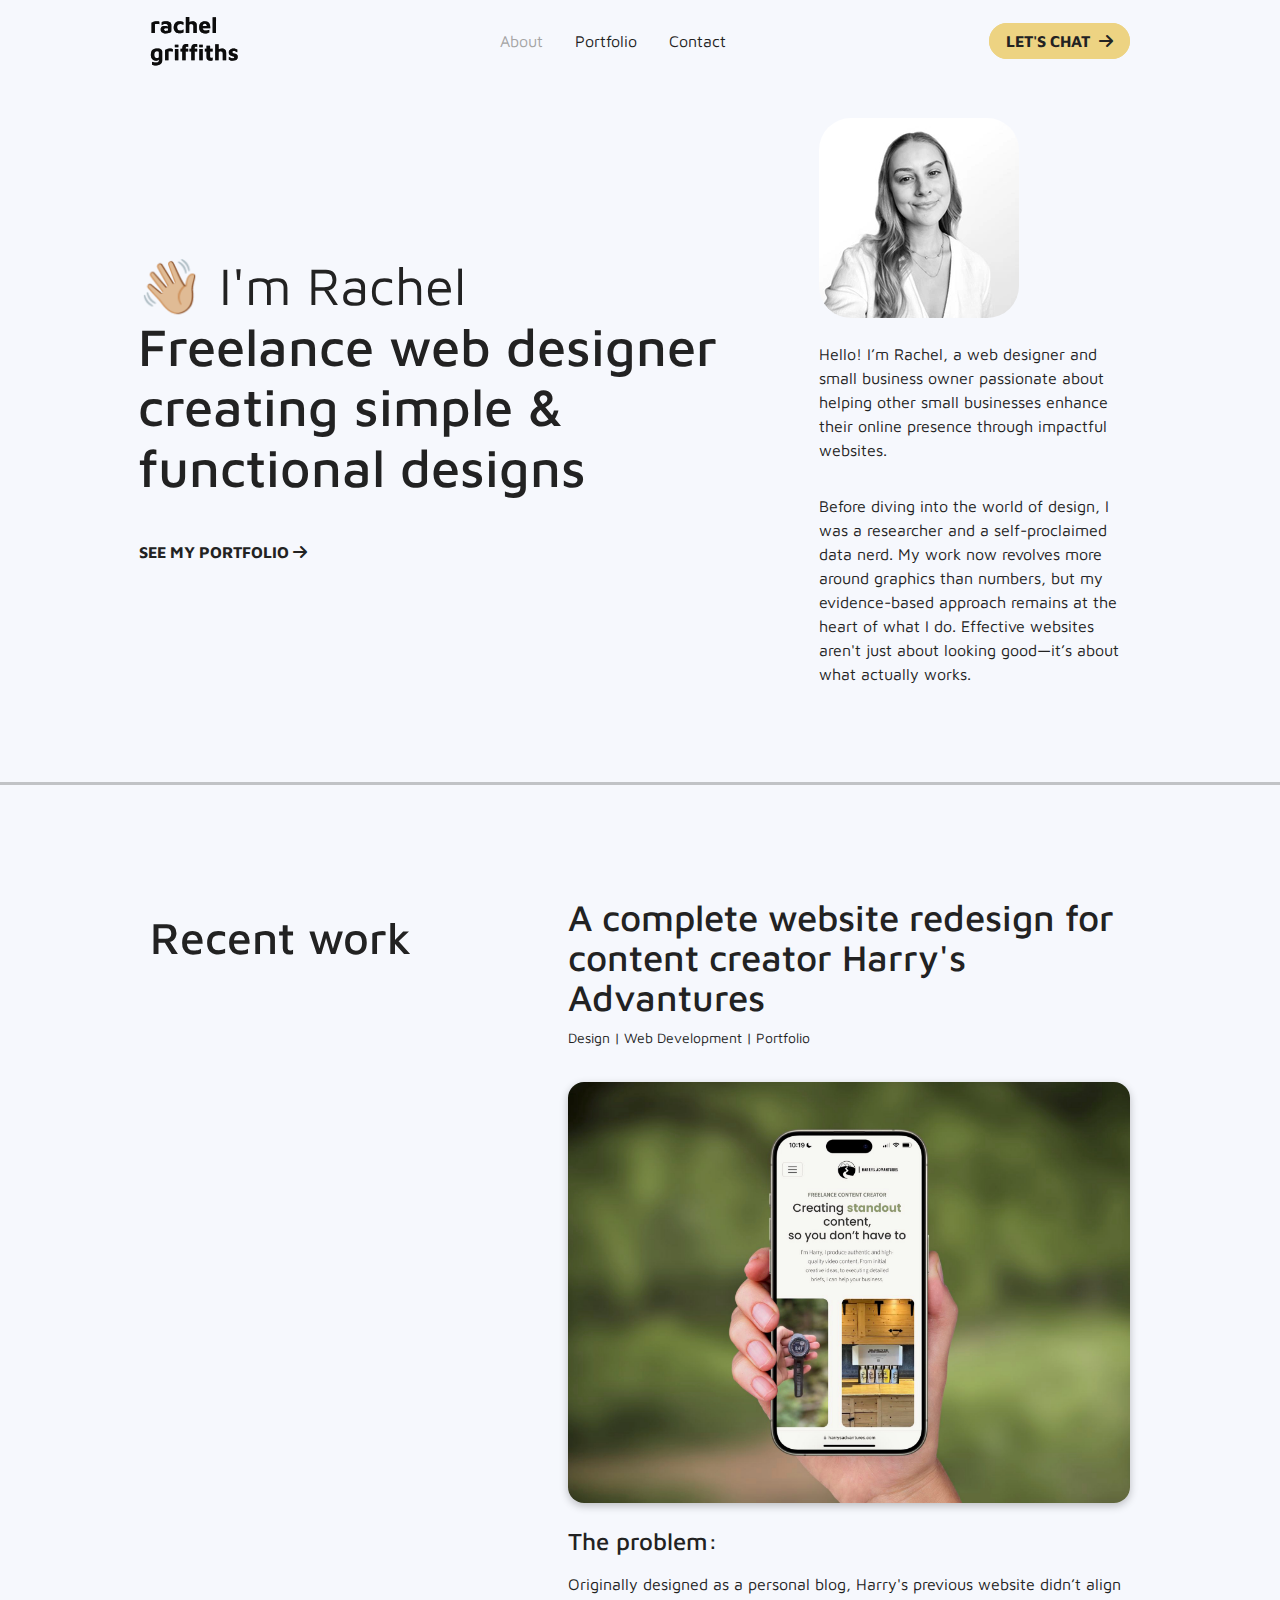
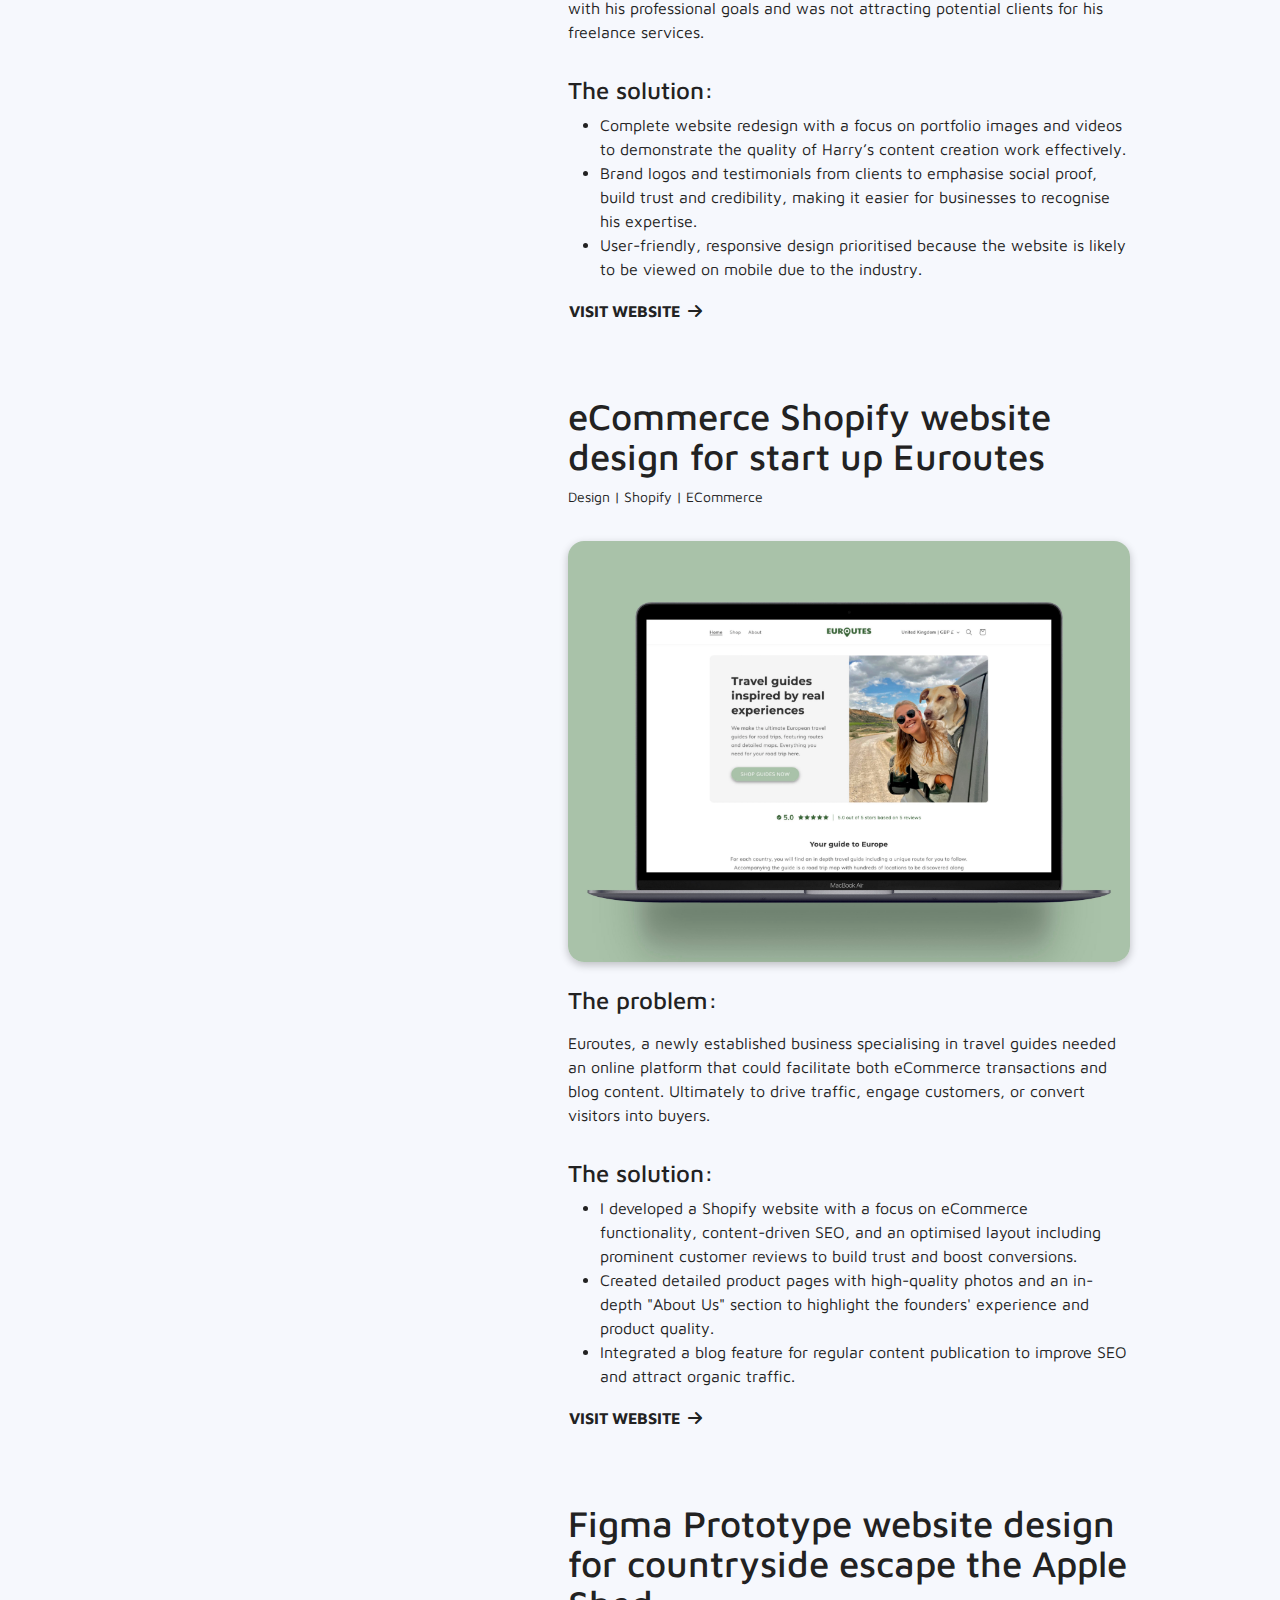
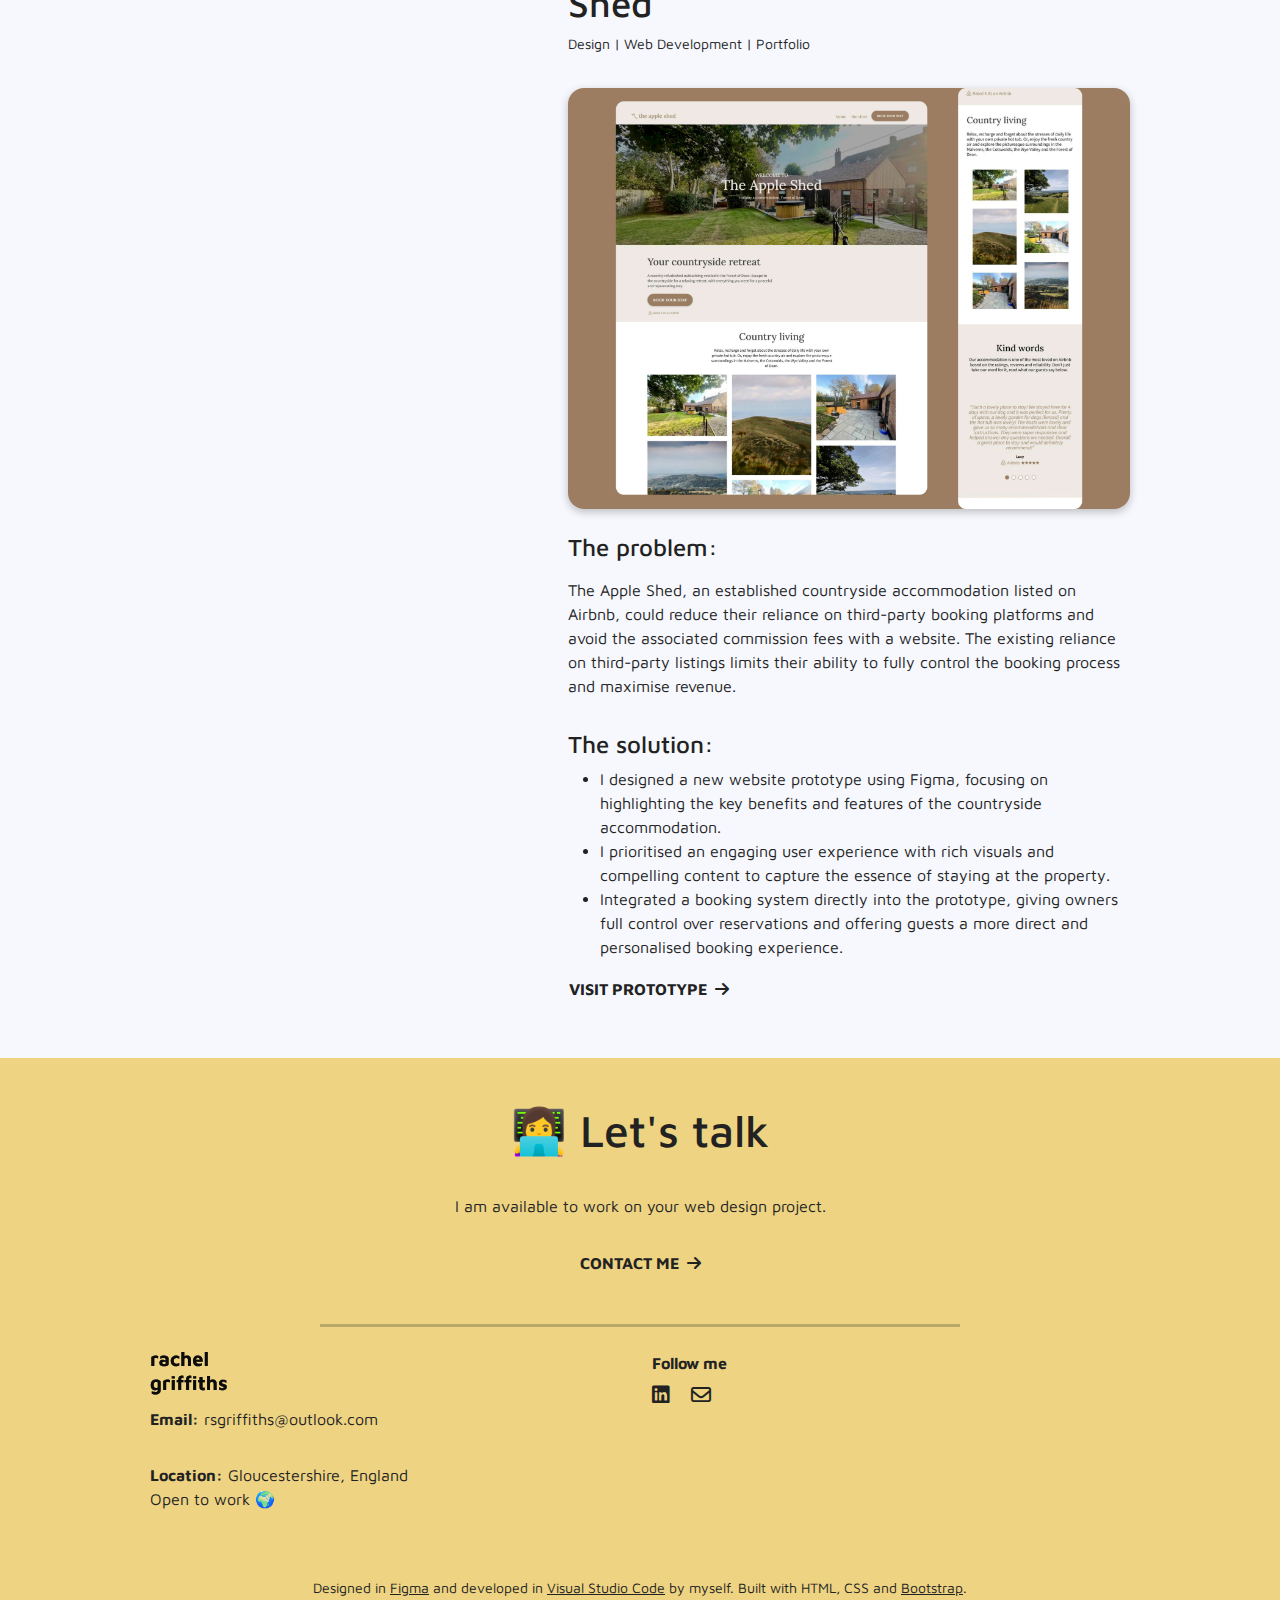
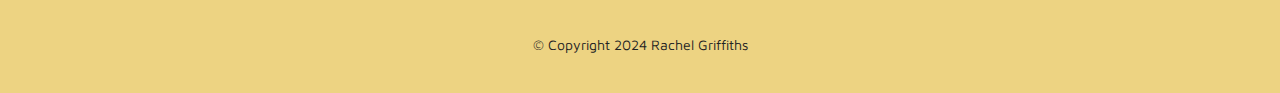
<file: index.html>
<!DOCTYPE html>
<html lang="en">
<head>
    <title>Rachel Griffiths</title>
    <link rel="icon" type="image/x-icon" href="rg.svg">
    <meta name="description" content="Rachel Griffiths is a freelance website designer">
    <meta charset="utf-8">
    <meta name="viewport" content="width=device-width, initial-scale=1.0">
    <link rel="preconnect" href="https://fonts.googleapis.com">
    <link rel="preconnect" href="https://fonts.gstatic.com" crossorigin>
    <link href="https://fonts.googleapis.com/css2?family=Maven+Pro:wght@400..900&display=swap" rel="stylesheet">
    <link rel="stylesheet" href="https://cdnjs.cloudflare.com/ajax/libs/font-awesome/6.5.2/css/all.min.css">
    <link href="https://cdn.jsdelivr.net/npm/bootstrap@5.3.3/dist/css/bootstrap.min.css" rel="stylesheet" 
    integrity="sha384-QWTKZyjpPEjISv5WaRU9OFeRpok6YctnYmDr5pNlyT2bRjXh0JMhjY6hW+ALEwIH" crossorigin="anonymous">
    <link rel="stylesheet" href="styles.css">

</head>
<body>
<!-- Nav --->
<header>
<nav class="navbar navbar-expand pt-3 pb-3 d-flex align-items-center justify-content-space-between" id="navbar-example2">
  <div class="container-fluid">  
  <img src="logo.svg", alt="logo", class="logo-img img-fluid">
        <ul class="nav">
          <li class="nav-item">
            <a class="nav-link text-black active" href="#about">About</a>
          </li>
          <li class="nav-item">
            <a class="nav-link text-black" href="#portfolio">Portfolio</a>
          </li><!--
          <li class="nav-item">
            <a class="nav-link text-black" href="#experience">Experience</a>
          </li>-->
          <li class="nav-item">
            <a class="nav-link text-black" href="#contact">Contact</a>
          </li>
        </ul>
        <div class="d-none d-lg-block">

            <a class="block-btn" href="mailto:rsgriffiths@outlook.com"><span class="para"><b>let's chat</b></span>
              <span class="button-icon"><i class="fa-solid fa-arrow-right arrow-icon"></i></span>
            </a>

                 <!--<a href="https://www.linkedin.com/in/rachel-s-griffiths/" aria-label="Link to Rachel's linked in" target=”_blank”>
            <i class="fa-brands fa-linkedin fa-lg icon pe-3"></i></a>
          <a href="mailto:rsgriffiths@outlook.com" aria-label="Link to email Rachel" target=”_blank”>
            <i class="fa-regular fa-envelope fa-lg icon"></i></a>--> 
        </div>
      </div>    
  </nav>
</header>
<!-- Add in this line to enable scrollspy -->
<div data-bs-spy="scroll" data-bs-target="#navbar-example2" data-bs-offset="0" class="scrollspy-example" tabindex="0">
<!-- Hero -->
<main>
  <div id="about" class="hero-content">
    <div class="container">
      <div class="row d-flex align-items-center justify-content-center pb-5 text-lg-start">
        <div class="col-sm-12 col-lg-8 g-lg-0 mb-3">
          <h1>&#128075&#127996; <span class="highlight">I'm Rachel</span>
            <br>Freelance web designer<br> creating simple & functional designs
          </h1>
          <div>
            <a class="btn yellow-btn" href="#portfolio">see my portfolio<span class="button-icon"><i
                  class="fa-solid fa-arrow-right arrow-icon"></i></span></a>
          </div>
        </div>
        <div class="container col-sm-12 col-lg-4 pb-3 pt-3">
          <img src="me.webp" alt="photo of me" class="img-fluid selfie rounded-5 mb-4">

          <p>
            Hello! I’m Rachel, a web designer and small business owner passionate about helping other small businesses enhance 
            their online presence through impactful websites.
          </p>

          <p>Before diving into the world of design, I was a researcher and a self-proclaimed data nerd. My work now revolves 
            more around graphics than numbers, but my evidence-based approach remains at the heart of what I do. Effective websites aren't 
            just about looking good—it’s about what actually works.
          </p>
        </div>
      </div>
    </div>
  </div>
</main>
<!-- Portfolio -->
<section class="portfolio pb-5" id="portfolio">
  <div class="projects-container text-center text-lg-start">
    <div class="row">
      <div class="col-sm-12 col-lg-5">
        <div class="skills-header">
          <h2 class="pt-5">Recent work</h2>
        </div>
      </div>
      <div class="col-sm-12 col-lg-7 pt-5">
<div class="content-wrap">
  <h3 class="pt-4">A complete website redesign for content creator Harry's Advantures</h3>
  <p><small>Design | Web Development | Portfolio</small></p>
  <img src="harrysadvantures_mockup.jpg" alt="Screenshot of Harry's website" class="website img-fluid rounded-4">
  <h4 class="pt-4">The problem:</h4>
  <div>
    <p class="pt-2">
      Originally designed as a personal blog, Harry's previous website didn’t align with his
      professional goals and was not attracting potential clients for his freelance services.
    </p>
    <h4>The solution:</h4>
    <ul>
      <li>
        Complete website redesign with a focus on portfolio images and videos to demonstrate the quality of Harry’s content creation work effectively.
      </li>
      <li>Brand logos and testimonials from clients to emphasise social proof, build trust and credibility, making it easier
        for businesses to recognise his expertise.
      </li>
      <li>User-friendly, responsive design prioritised because the website is likely to be viewed on mobile due to the
        industry.</li>
      </ul>
      </div>
      <div class="btn green">
        <a href="https://harrysadvantures.com/" target=”_blank”>Visit website
          <span class="button-icon"><i class="fa-solid fa-arrow-right arrow-icon"></i></span></a>
      </div>
      </div>
      <div class="content-wrap">
        <h3 class="pt-4">eCommerce Shopify website design for start up Euroutes</h3>
        <p><small>Design | Shopify | ECommerce</small></p>
        <img src="euroutes_mockup.jpg" alt="Screenshot of Harry's website" class="website img-fluid rounded-4">
        <h4 class="pt-4">The problem:</h4>
        <p class="pt-2">
          Euroutes, a newly established business specialising in travel guides needed an online platform that could 
          facilitate both eCommerce transactions and blog content. Ultimately to drive traffic, engage customers, or 
          convert visitors into buyers.
        <h4>The solution:</h4>
        <ul>
          <li>
            I developed a Shopify website with a focus on eCommerce functionality, content-driven SEO, and an optimised layout including prominent customer reviews to build trust and boost conversions.
          <li>Created detailed product pages with high-quality photos and an in-depth "About Us" section to highlight the founders' experience and product quality.
          </li>
          <li>Integrated a blog feature for regular content publication to improve SEO and attract organic traffic.</li>
        </li>
          </ul>
        <div class="btn light-green">
          <a href="https://euroutes.co.uk/" target=”_blank”>Visit website
            <span class="button-icon"><i class="fa-solid fa-arrow-right arrow-icon"></i></span></a>
        </div>
      </div>
            <div class="content-wrap">
              <h3 class="pt-4">Figma Prototype website design for countryside escape the Apple Shed</h3>
              <p><small>Design | Web Development | Portfolio</small></p>
              <img src="appleshed_mockup.jpg" alt="Screenshot of Harry's website"
                class="website img-fluid rounded-4">
              <h4 class="pt-4">The problem:</h4>
              <p class="pt-2">
              The Apple Shed, an established countryside accommodation listed on Airbnb, could reduce their reliance on third-party booking platforms and 
              avoid the associated commission fees with a website. The existing reliance on third-party listings limits their ability to fully control the booking process and 
              maximise revenue.
              </p>
              <h4>The solution:</h4>
              <ul>
                <li>
                  I designed a new website prototype using Figma, focusing on highlighting the key benefits and features of the
                  countryside accommodation.
                <li>I prioritised an engaging user experience with rich visuals and compelling content to capture the essence of
                  staying at the property.
              
                </li>
                <li>Integrated a booking system directly into the prototype, giving owners full control over reservations and offering
                  guests a more direct and personalised booking experience.
                </li>
                </li>
              </ul>
              <div class="btn brown">
                <a
              href="https://www.figma.com/design/tfaGNvevg9196SvucKoxwn/TheAppleShed?node-id=13-99&t=T5sKvgZuTBWV3yfv-1" target=”_blank”>Visit
              prototype
              <span class="button-icon"><i class="fa-solid fa-arrow-right arrow-icon"></i></span></a>
              </div>
              </div>
            </div>
          </div>
        </div>
</section>
<!-- Skills and experience 
<section class="skills-and-experience" id="experience">
  <div class="skills-container text-center text-lg-start">
    <div class="row">
      <div class="col-sm-12 col-lg-6">
        <div class="skills-header">
          <h2>Skills and experience</h2>
        </div>
      </div>
      <div class="col-sm-12 col-lg-6">
        <div class="content-wrap skills pt-0 d-inline-block">
          <h3 class="pb-3 skills">Skills</h3>
          <div>
            <p>
            <div class="skills-bubble rounded-5 me-3 mb-3 d-inline-flex">Visual design</div>
            <div class="skills-bubble rounded-5 me-3 mb-3 d-inline-flex">Wireframe</div>
            <div class="skills-bubble rounded-5 me-3 mb-3 d-inline-flex">Prototype</div>
            <div class="skills-bubble rounded-5 me-3 mb-3 d-inline-flex">Research methodology</div>
            <div class="skills-bubble rounded-5 me-3 mb-3 d-inline-flex">Data analytics</div>
            <div class="skills-bubble rounded-5 me-3 mb-3 d-inline-flex">Stakeholder engagement</div>
            <div class="skills-bubble rounded-5 me-3 mb-3 d-inline-flex">Collaboration</div>
            <div class="skills-bubble rounded-5 me-3 mb-3 d-inline-flex">Programming</div>
            </p>
          </div>
        </div>
      <div class="content-wrap">
        <h3 class="pb-3">Education</h3>
        <p>I completed the Bath Spa University ClickStart Digital Skills course,
          which covered digital marketing, UI/UX design, and web development. During the course,
          I gained experience search engine optimisation, creating wireframes and prototypes in Figma,
          and developing websites with HTML, CSS and bootstrap, which I have used to develop the website you are
          viewing.</p>

        <p>In addition to this, I completed several online tutorials and engaged in hands-on
          learning to further enhance my design skills.</p>
      </div>
      <div class="content-wrap">
        <h3 class="pb-3">Professional experience</h3>
        <p>I have three years of experience as a social researcher, during which I have developed
          a wide range of research skills. Including, but not limited to, designing user surveys,
          collecting user requirements, usability testing, data analysis and presenting research outcomes.</p>

        <p>I have experience utilising programming software such as Python and SQL for data analysis.
          Through this I am familiar with the process of testing and debugging code,
          which has honed my problem-solving abilities and attention to detail.</p>
      </div>
      <div class="software">
        <h3 class="pb-3">Software</h3>
        <i class="fa-brands fa-figma fa-lg soft-logo"></i>
        <i class="fa-brands fa-webflow fa-lg soft-logo"></i>
        <i class="fa-brands fa-html5 fa-lg soft-logo"></i>
        <i class="fa-brands fa-css3-alt fa-lg soft-logo"></i>
        <i class="fa-brands fa-bootstrap fa-lg soft-logo"></i>
        <i class="fa-brands fa-python fa-lg soft-logo"></i>
        <i class="fa-brands fa-github fa-lg soft-logo"></i>
      </div>
    </div>

    </div>
  </div>
</section> -->
<!-- Contact -->
<section class="contact" id="contact">
  <div class="contact-container text-center d-flex flex-column mg-auto justify-content-center 
  align-items-center pt-5 pb-5">
    <!--<img src="me.webp" alt="photo of me" class="img-fluid selfie rounded-5 mb-4">-->
    <h2>&#x1F469;&#x200D;&#x1F4BB; Let's talk</h2>
    <p>I am available to work on your web design project.</p>
    <div class="btn yellow-btn">
      <a href="mailto:rsgriffiths@outlook.com">Contact me
      <span class="button-icon"><i class="fa-solid fa-arrow-right arrow-icon"></i></a></span></div>
    </div>

    </section> 
<!-- Footer -->
<footer class="pt-4 pb-1 text-center text-lg-start">
  <div class="footer-desktop">
  <div class="container">
    <div class="row">
      <div class="col-sm-12 col-lg-6">
        <img src="logo.svg" , alt="logo" , class="footer-logo"><br>
      </div>
      <div class="col-sm-12 col-lg-6">
        <p class="mb-2"><strong>Follow me</strong></p>
        <a href="www.linkedin.com/in/rachel-s-griffiths" aria-label="Link to Rachel's linkedin" target=”_blank”> <i
            class="fa-brands fa-linkedin fa-lg footer-icon white pe-3"> </i> </a>
        <a href="mailto:rsgriffiths@outlook.com" aria-label="Link to email Rachel" target=”_blank”> <i
            class="fa-regular fa-envelope fa-lg footer-icon white"></i></a>
      </div>
      <div class="row">
        <div class="col-sm-12 col-lg-6 ">
          <p><strong>Email:</strong> rsgriffiths@outlook.com</p>
        </div>
      </div>
      <div class="row">
        <div class="col-sm-12 col-lg-6">
          <p><strong>Location:</strong> Gloucestershire, England<br>Open to work &#127757;</div></p>
        </div>
      </div>
    </div>
  </div>
  <div class="container bottom-text text-center justify-content-center w-75">
    <p><small>Designed in <a href="https://www.figma.com/" target=”_blank”><u>Figma</u></a> and developed in
        <a href="https://code.visualstudio.com/" target=”_blank”><u>Visual Studio Code</u></a> by myself.
        Built with HTML, CSS and <a href="https://getbootstrap.com/" target=”_blank”><u>Bootstrap</u></a>.</small></p>
<p><small>© Copyright 2024 Rachel Griffiths</small></p>
  </div>
</div>
</footer>
</div>
<script src="https://cdn.jsdelivr.net/npm/bootstrap@5.3.3/dist/js/bootstrap.bundle.min.js" 
integrity="sha384-YvpcrYf0tY3lHB60NNkmXc5s9fDVZLESaAA55NDzOxhy9GkcIdslK1eN7N6jIeHz" crossorigin="anonymous"></script>
</body>
</html>
</file>
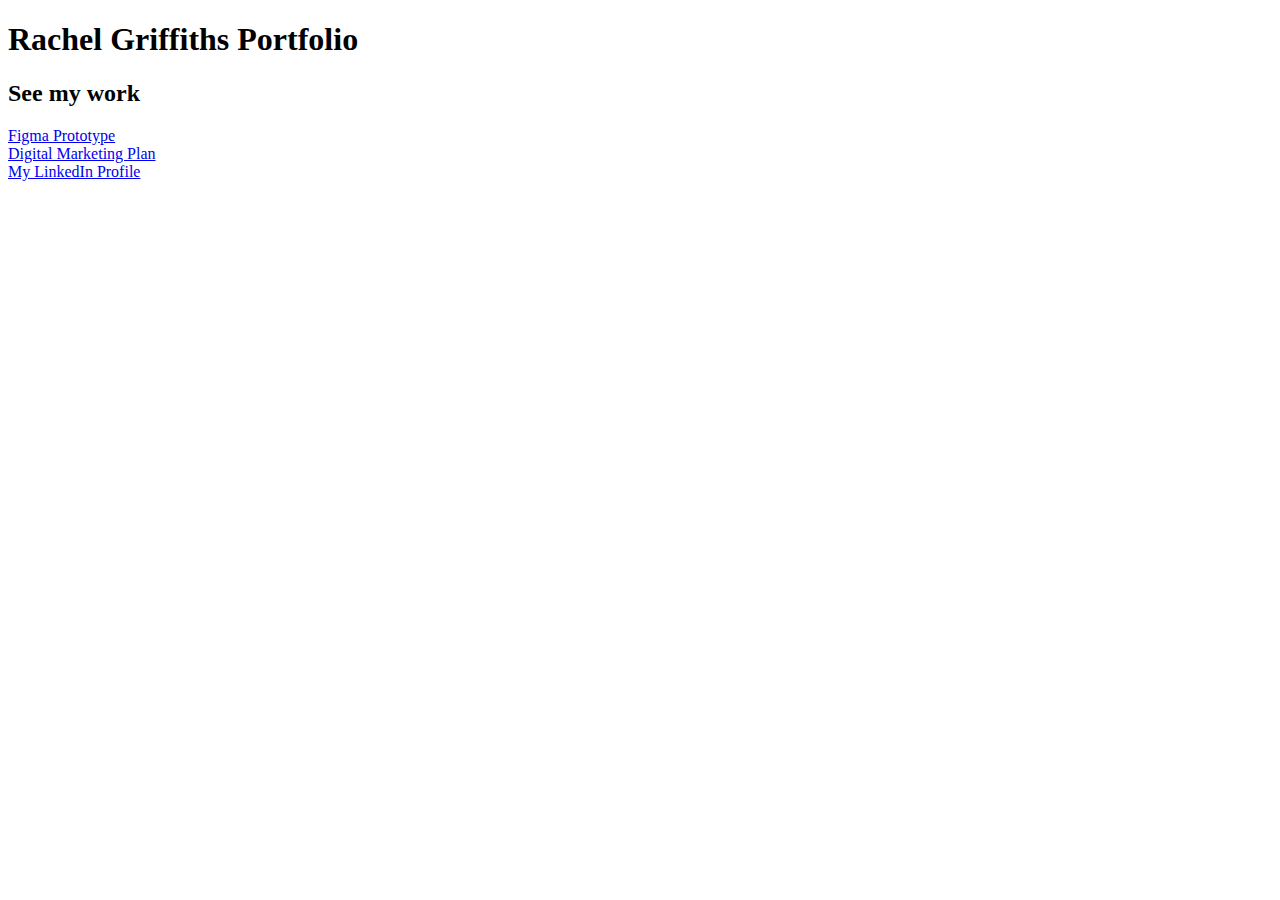
<file: portfolio.html>
<!DOCTYPE html>
<html lang="en">
<head>
	<title>Rachel Griffiths Porfolio</title>
</head>

<body>
<h1>Rachel Griffiths Portfolio</h1>
<p>
<h2>See my work</h2>
<a href="https://www.figma.com/design/VYyX93T5won75dybdC9ERg/PortfolioWebsite?node-id=1-3&t=BUgukGh6EAt4WMxz-1"
 target="_blank">Figma Prototype</a><br>
<a href="https://www.canva.com/design/DAGFScpMzj0/rNd3z7_7Md5b8S9LnLYWEw/edit"
 target="_blank">Digital Marketing Plan</a><br>
<a href="https://www.linkedin.com/in/rachel-s-griffiths/"
 target="_blank">My LinkedIn Profile</a>
 </p>
</body>
</file>
<file: styles.css>
/*RESET STYLE*/
a {
    color: inherit;
    text-decoration: none;
}

/*BASE STYLE*/
body {
    background-color: #F6F8FD;
    font-family: "Maven Pro", sans-serif;
    color: rgba(34, 34, 34);
    
}

.scrollspy-example {
    position: relative;
}

    /*TYPOGRAPHY*/
p {
    font-size: 14px;
    line-height: 22px;
    margin-bottom: 32px;
    font-weight: 400;
}

h1 {
    font-size: 2rem;
    line-height: 2.6rem;
    font-weight: 500;
    margin-bottom: 40px;
}

h2 {
    font-size: 1.8rem;
    line-height: 2.2rem;
    font-weight: 500;
    margin-bottom: 40px;
}

h3 {
    font-size: 1.3rem;
    line-height: 2.6rem;
    font-weight: 500;
}

.link {
    color: white;
}

@media only screen and (min-width: 768px) {
    p {
        font-size: 16px;
        line-height: 24px;
    }

    h1 {
        font-size: 3.3rem;
        line-height: 3.8rem;
    }

    h2 {
        font-size: 2.8rem;
        line-height: 3rem;
    }

    h3 {
        font-size: 2.3rem;
        line-height: 2.5rem;
    }
}

 /*HEADER*/
    
header {
    position: fixed;
    height: 70px;
    width: 100%;
    z-index: 1000;
    background-color: #F6F8FD;
}

.logo-img {
    height: 30px;
}

nav {
    gap: 2px !important;
}

.nav-link {
    color: rgba(34, 34, 34) !important;
    font-size: 10px !important;
  }

  .nav-link.active {
    color: #A4A4A4 !important;
  }

  @media only screen and (min-width: 768px) {
    .logo-img {
        height: 50px;
    }
    .nav-link {
        font-size: 16px !important;
      } 
}

.icon {
    color: rgba(34, 34, 34);
}

.icon:hover {
    color: #EDD382;
    transition: all 0.2s;
}

.block-btn {
    text-transform: uppercase;
    padding: 8px 16px;
    border: 1px solid #EDD382;
    background-color: #EDD382;
    border-radius: 100px;
}

.block-btn:hover {
    background-color: #C3AD6B;
    border: 1px solid #C3AD6B;


}


/*HERO*/

main {
    padding-top: 70px;
}

.highlight {
    font-weight: 300;
}

.work-looking {
    display: flex;
    align-items: center;
    gap: 16px;
}

.work-btn {
    text-transform: uppercase;
    color: rgba(34, 34, 34);

    .fa-circle {
        color: #4DF200;
    }
}

.selfie {
    max-width: 15rem;
    filter: grayscale(100%);
    -webkit-filter: grayscale(100%);
}

.selfie:hover {
    filter: none;
    -webkit-filter: grayscale(0);
}

/*BUTTONS*/  
.button-icon {
    padding-left: 4px;
}

.btn {
    text-transform: uppercase;
    font-family: "Maven Pro", sans-serif;
    font-size: 14px;
    font-weight: 700;
    color: rgba(34, 34, 34);
    padding:0px;
}

.btn:hover {
    .button-icon {
        padding-left: 16px;
    }
}

.yellow-btn:hover {
    color: #C3AD6B;
}

.yellow-btn:focus {
    outline: none;
    padding: 16px;
}

.green:hover {
    color: #676D59;
}

.light-green:hover {
    color: #A9C2A9;
}

.brown:hover {
    color: #9C7E61;
}

/*PROJECT */

.portfolio {
    border-top: solid rgba(34, 34, 34, 25%);
}

.website {
    box-shadow: rgba(0, 0, 0, 0.24) 0px 3px 8px;
}

/*EXPERIENCE SECTION*/
    
.skills-and-experience {
    padding-bottom: 40px;
    height: auto;
    //*background-color: #EDD382;*/
}

.skills-header {
    padding-top: 80px;
}

.skills-bubble {
    color: rgba(34, 34, 34);
    padding: 4px 16px;
    background-color: white;
}

.content-wrap {
    /*border-bottom: solid rgba(34, 34, 34, 25%);*/
    padding-top: 40px;
    padding-bottom: 8px;
}

.software {
    padding-top: 40px;

    h3 {
        padding-bottom: 16px;
    }
}

.soft-logo {
    padding-right: 24px;
}

@media only screen and (min-width: 768px) {

    .skills-and-experience, .portfolio {
        padding-left: 150px;
        padding-right: 150px;
    }

    .skills {
        padding-top: 80px;
    }

    .skills-header {
        position: sticky;
        align-self: flex-start;
        top: 0;
        z-index: 100;
    }

}

/* CONTACT */ 

.contact-container {
    border-bottom: solid rgba(34, 34, 34, 25%);
}





/* FOOTER */ 
footer, .contact {
    background-color: #EDD382;
}

@media only screen and (min-width: 768px) {
    .footer-desktop {
        margin-left: 138px;
        margin-right: 138px;
    }
}

.footer-icon {
    color: rgba(34, 34, 34);
}

.footer-icon:hover {
    color: white;
    transition: all 0.2s;
}

/* SCREEN SIZE */ 

@media only screen and (max-width: 768px) {
    .hero-content, .project, .skills-container,
    .contact-container {
        margin-left: 16px;
        margin-right:16px;
    }
}

@media only screen and (min-width: 768px) {

    .hero-content,
    .navbar {
        margin-left: 138px;
        margin-right: 138px;
    }

    .hero-content {
        padding-top: 32px;
    }

    .hero-p {
        width: 80%;
    }

    .btn {
        font-size: 16px;
    }

    .contact-container {
        max-width: 50%;
        margin:auto;}

}
</file>
